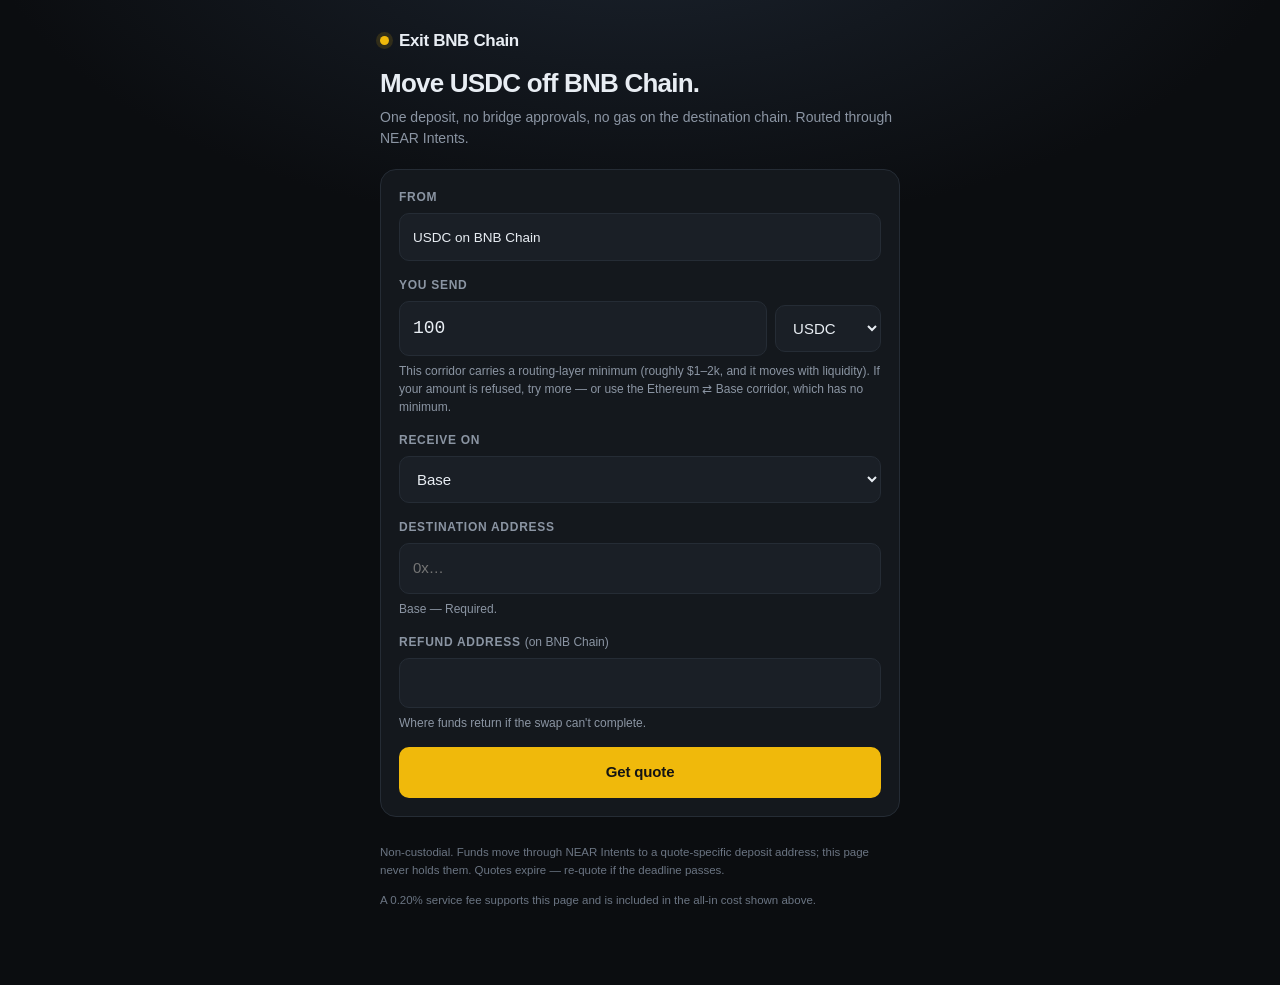
<file: index.html>
<!doctype html>
<html lang="en">
<head>
<meta charset="utf-8">
<meta name="viewport" content="width=device-width,initial-scale=1">
<title>Exit BNB Chain — move USDC off BSC in one deposit</title>
<meta name="description" content="Move USDC or USDT off BNB Smart Chain to Base, Arbitrum, Ethereum or Polygon in a single deposit. Routed through NEAR Intents.">
<link rel="stylesheet" href="wedge.css">
</head>
<body>
<div id="app"></div>
<script>
window.WEDGE_CONFIG = {
  id: "bsc-out",
  brand: "Exit BNB Chain",
  headline: "Move USDC off BNB Chain.",
  sub: "One deposit, no bridge approvals, no gas on the destination chain. Routed through NEAR Intents.",
  referral: "hermes-wedge-bsc",
  feeBps: 20,
  recipient: "0x94f080a1BF54d73d565AF55afDC622bABD62CE77",
  allowOriginSelect: false,
  origins: [{ blockchain: "bsc", label: "BNB Chain" }],
  assets: ["USDC", "USDT"],
  destinations: [
    { blockchain: "base", label: "Base" },
    { blockchain: "arb",  label: "Arbitrum" },
    { blockchain: "eth",  label: "Ethereum" },
    { blockchain: "pol",  label: "Polygon" }
  ],
  minHint: "This corridor carries a routing-layer minimum (roughly $1–2k, and it moves with liquidity). If your amount is refused, try more — or use the Ethereum ⇄ Base corridor, which has no minimum."
};
</script>
<script src="wedge-core.js"></script>
</body>
</html>
</file>
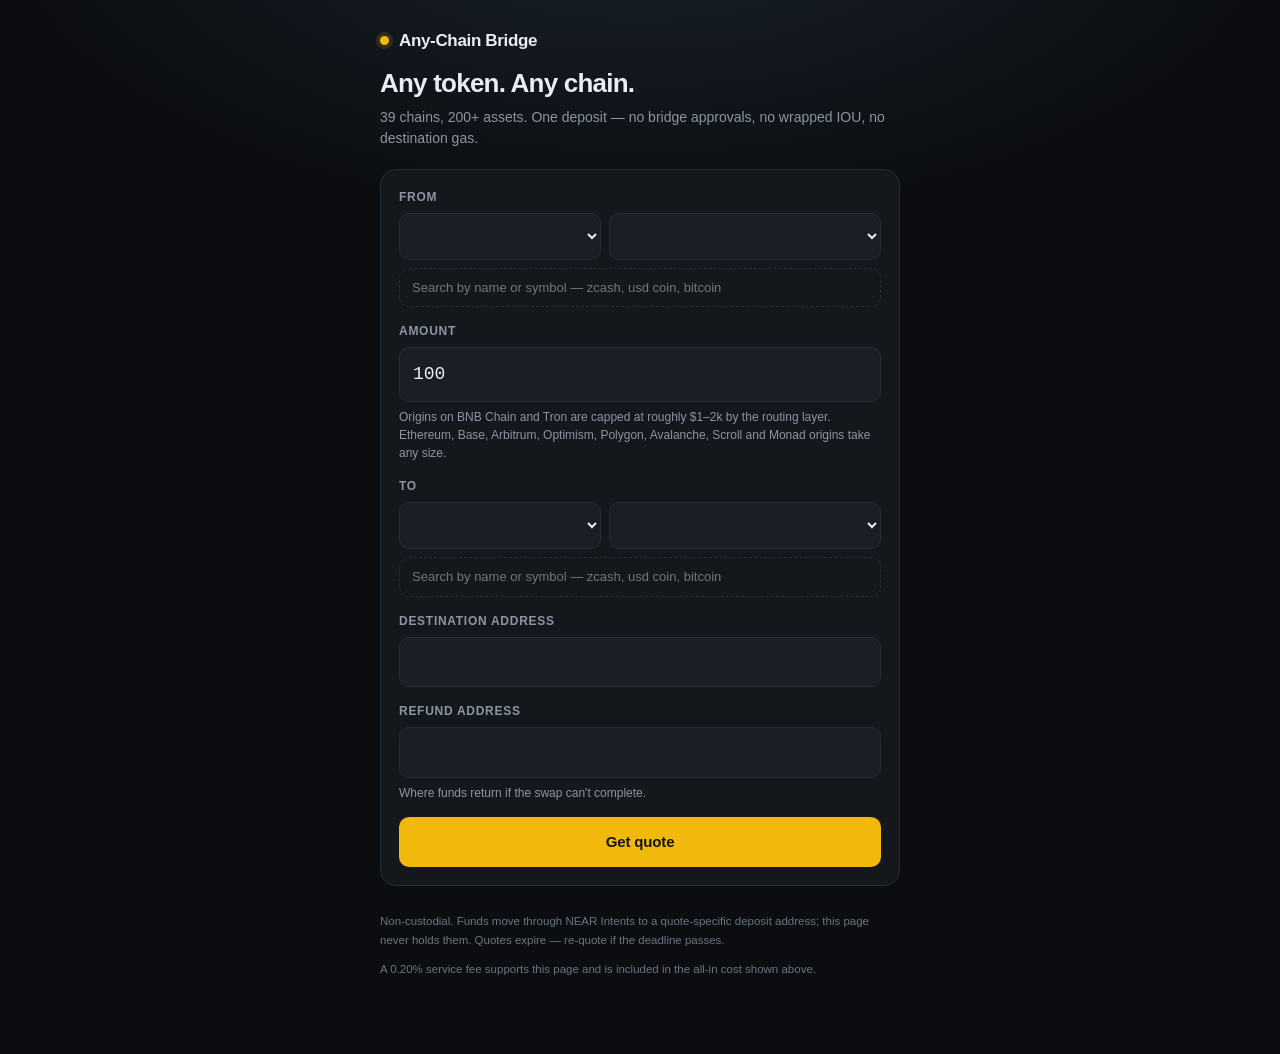
<file: bridge.html>
<!doctype html>
<html lang="en">
<head>
<meta charset="utf-8">
<meta name="viewport" content="width=device-width,initial-scale=1">
<title>Any-Chain Bridge — any token, any chain, one deposit</title>
<meta name="description" content="Convert any token to any token across 39 chains in one deposit. USDT or USDC to native Zcash, Bitcoin to a stablecoin, and everything between. Non-custodial routing through NEAR Intents.">
<link rel="stylesheet" href="wedge.css">
</head>
<body>
<div id="app"></div>
<script>
window.WEDGE_CONFIG = {
  mode: "bridge",
  id: "bridge",
  brand: "Any-Chain Bridge",
  headline: "Any token. Any chain.",
  sub: "39 chains, 200+ assets. One deposit — no bridge approvals, no wrapped IOU, no destination gas.",
  referral: "hermes-wedge-bridge",
  feeBps: 20,
  recipient: "0x94f080a1BF54d73d565AF55afDC622bABD62CE77",
  defaultFrom: "USDC",
  defaultFromChain: "base",
  defaultTo: "ZEC",
  defaultToChain: "zec",
  minHint: "Origins on BNB Chain and Tron are capped at roughly $1–2k by the routing layer. Ethereum, Base, Arbitrum, Optimism, Polygon, Avalanche, Scroll and Monad origins take any size."
};
</script>
<script src="wedge-core.js"></script>
</body>
</html>
</file>
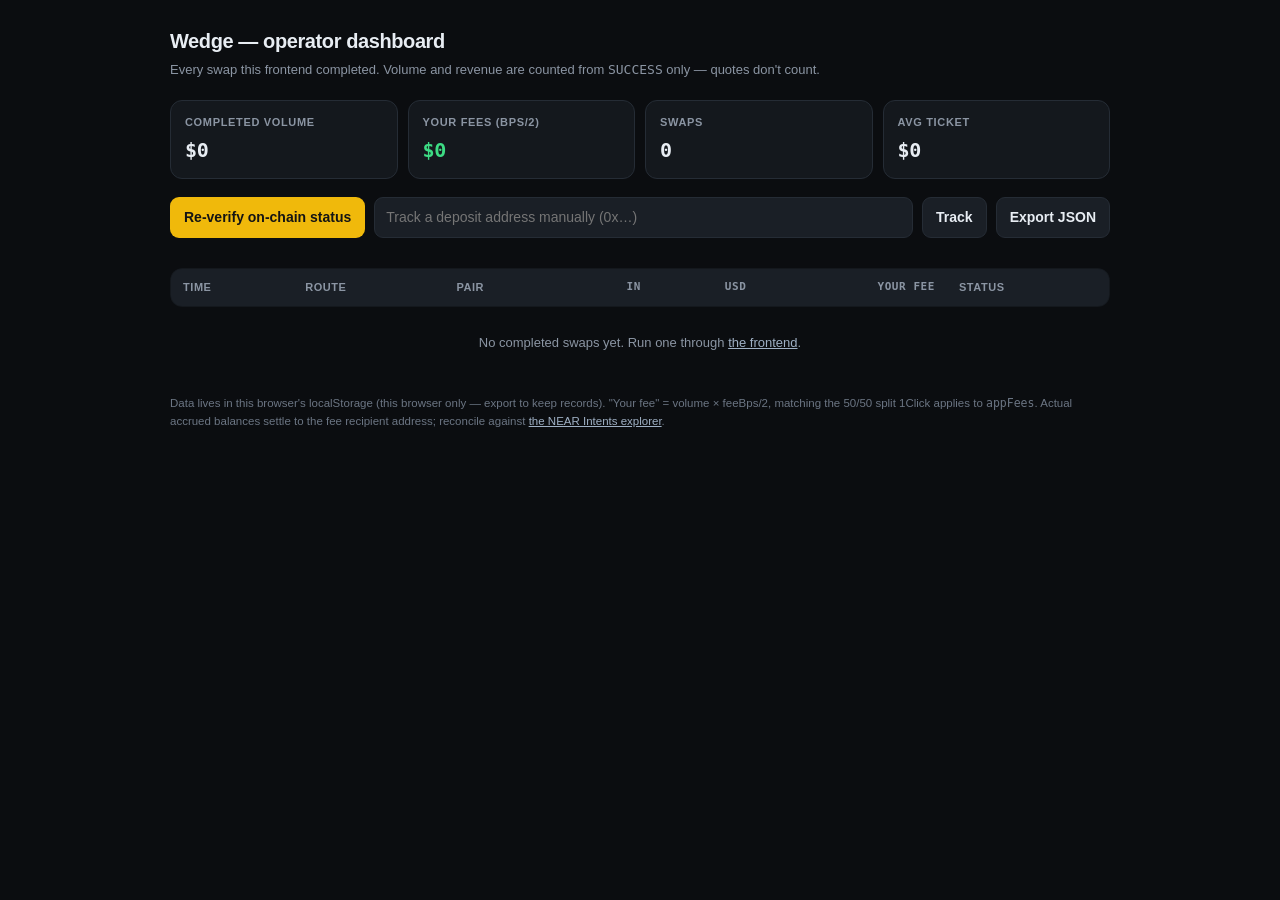
<file: dashboard.html>
<!doctype html>
<html lang="en">
<head>
<meta charset="utf-8">
<meta name="viewport" content="width=device-width,initial-scale=1">
<title>Wedge — operator dashboard</title>
<style>
  :root{
    --bg:#0b0d10; --panel:#14181d; --panel2:#1a1f26; --line:#252c35;
    --fg:#e8edf3; --mute:#8b95a3; --accent:#f0b90b; --ok:#3ddc84; --err:#ff5c5c;
    --mono:ui-monospace,SFMono-Regular,Menlo,Consolas,monospace;
  }
  *{box-sizing:border-box}
  body{margin:0;background:var(--bg);color:var(--fg);
    font:14px/1.5 -apple-system,BlinkMacSystemFont,"Segoe UI",Roboto,Helvetica,Arial,sans-serif;
    padding:26px 16px 60px}
  .wrap{max-width:940px;margin:0 auto}
  h1{font-size:20px;letter-spacing:-.02em;margin:0 0 4px}
  .sub{color:var(--mute);font-size:13px;margin:0 0 20px}
  .grid{display:grid;grid-template-columns:repeat(4,1fr);gap:10px;margin-bottom:18px}
  .kpi{background:var(--panel);border:1px solid var(--line);border-radius:12px;padding:13px 14px}
  .kpi .k{font-size:11px;text-transform:uppercase;letter-spacing:.06em;color:var(--mute);font-weight:600}
  .kpi .v{font-family:var(--mono);font-size:20px;font-weight:600;margin-top:5px;letter-spacing:-.02em}
  .kpi .v.ok{color:var(--ok)}
  .bar{display:flex;gap:9px;margin-bottom:16px;flex-wrap:wrap}
  button{font:inherit;background:var(--panel2);color:var(--fg);border:1px solid var(--line);
    border-radius:9px;padding:9px 13px;cursor:pointer;font-weight:560}
  button:hover{border-color:#3a4553}
  button.primary{background:var(--accent);color:#141414;border-color:transparent;font-weight:680}
  button:disabled{opacity:.5;cursor:not-allowed}
  table{width:100%;border-collapse:collapse;background:var(--panel);border:1px solid var(--line);border-radius:12px;overflow:hidden}
  th,td{text-align:left;padding:10px 12px;font-size:13px;border-bottom:1px solid var(--line);white-space:nowrap}
  th{font-size:11px;text-transform:uppercase;letter-spacing:.05em;color:var(--mute);font-weight:600;background:var(--panel2)}
  td.num,th.num{text-align:right;font-family:var(--mono)}
  tr:last-child td{border-bottom:0}
  .pill{font-size:10.5px;padding:2px 7px;border-radius:20px;background:rgba(61,220,132,.14);color:var(--ok);font-weight:600}
  .pill.bad{background:rgba(255,92,92,.14);color:var(--err)}
  .empty{padding:26px;text-align:center;color:var(--mute);font-size:13px}
  .note{margin-top:16px;font-size:11.5px;color:#6b7583;line-height:1.6}
  .scroll{overflow-x:auto;border-radius:12px}
  input[type=text]{font:inherit;background:var(--panel2);border:1px solid var(--line);border-radius:9px;
    padding:9px 11px;color:var(--fg);min-width:300px;flex:1}
  @media(max-width:760px){.grid{grid-template-columns:repeat(2,1fr)}}
</style>
</head>
<body>
<div class="wrap">
  <h1>Wedge — operator dashboard</h1>
  <p class="sub">Every swap this frontend completed. Volume and revenue are counted from <code>SUCCESS</code> only — quotes don't count.</p>

  <div class="grid">
    <div class="kpi"><div class="k">Completed volume</div><div class="v" id="vol">$0</div></div>
    <div class="kpi"><div class="k">Your fees (bps/2)</div><div class="v ok" id="rev">$0</div></div>
    <div class="kpi"><div class="k">Swaps</div><div class="v" id="cnt">0</div></div>
    <div class="kpi"><div class="k">Avg ticket</div><div class="v" id="avg">$0</div></div>
  </div>

  <div class="bar">
    <button class="primary" id="sync">Re-verify on-chain status</button>
    <input id="addr" type="text" placeholder="Track a deposit address manually (0x…)">
    <button id="add">Track</button>
    <button id="exp">Export JSON</button>
  </div>

  <div class="grid" id="byRoute" style="grid-template-columns:repeat(2,1fr);margin-bottom:14px"></div>

  <div class="scroll">
    <table>
      <thead><tr>
        <th>Time</th><th>Route</th><th>Pair</th><th class="num">In</th><th class="num">USD</th>
        <th class="num">Your fee</th><th>Status</th>
      </tr></thead>
      <tbody id="rows"></tbody>
    </table>
  </div>
  <div class="empty" id="empty">No completed swaps yet. Run one through <a href="index.html" style="color:#9fb0c4">the frontend</a>.</div>

  <p class="note">
    Data lives in this browser's localStorage (this browser only — export to keep records).
    "Your fee" = volume × feeBps/2, matching the 50/50 split 1Click applies to <code>appFees</code>.
    Actual accrued balances settle to the fee recipient address; reconcile against
    <a href="https://explorer.near-intents.org/" target="_blank" rel="noopener" style="color:#9fb0c4">the NEAR Intents explorer</a>.
  </p>
</div>

<script>
const KEY = "wedge_swaps_v1";
const API = "https://1click.chaindefuser.com";
const $ = id => document.getElementById(id);
const money = n => "$" + Number(n || 0).toLocaleString("en-US", { maximumFractionDigits: 0 });

function load() { try { return JSON.parse(localStorage.getItem(KEY) || "[]"); } catch (_) { return []; } }
function save(rows) { try { localStorage.setItem(KEY, JSON.stringify(rows.slice(-2000))); } catch (_) {} }

function render() {
  const rows = load().slice().sort((a, b) => b.ts - a.ts);
  const done = rows.filter(r => r.status === "SUCCESS");
  const vol = done.reduce((s, r) => s + (Number(r.amountInUsd) || 0), 0);
  const rev = done.reduce((s, r) => s + (Number(r.amountInUsd) || 0) * ((r.ourBps || 0) / 10000), 0);

  $("vol").textContent = money(vol);
  $("rev").textContent = money(rev);
  $("cnt").textContent = done.length;
  $("avg").textContent = done.length ? money(vol / done.length) : "$0";

  // per-route comparison — the A/B read
  const byRoute = done.reduce((m, r) => {
    const k = r.route || "bsc-out";
    m[k] = m[k] || { n: 0, vol: 0, rev: 0 };
    m[k].n++; m[k].vol += Number(r.amountInUsd) || 0;
    m[k].rev += (Number(r.amountInUsd) || 0) * ((r.ourBps || 0) / 10000);
    return m;
  }, {});
  const keys = Object.keys(byRoute);
  $("byRoute").innerHTML = keys.length ? keys.map(k => `
    <div class="kpi">
      <div class="k">${k} · ${byRoute[k].n} swap${byRoute[k].n === 1 ? "" : "s"}</div>
      <div class="v">${money(byRoute[k].vol)}</div>
      <div class="k" style="margin-top:6px;text-transform:none;letter-spacing:0">${money(byRoute[k].rev)} fees · avg ticket ${money(byRoute[k].n ? byRoute[k].vol / byRoute[k].n : 0)}</div>
    </div>`).join("") : "";

  const tb = $("rows");
  tb.innerHTML = "";
  $("empty").style.display = rows.length ? "none" : "block";

  rows.forEach(r => {
    const tr = document.createElement("tr");
    const fee = (Number(r.amountInUsd) || 0) * ((r.ourBps || 0) / 10000);
    tr.innerHTML = `
      <td>${new Date(r.ts).toLocaleString("en-US", { month: "short", day: "numeric", hour: "2-digit", minute: "2-digit" })}</td>
      <td>${r.route || "bsc-out"}</td>
      <td>${r.asset || "—"}</td>
      <td class="num">${r.amountIn ?? "—"}</td>
      <td class="num">${r.amountInUsd ? money(r.amountInUsd) : "—"}</td>
      <td class="num">${fee ? "$" + fee.toFixed(2) : "—"}</td>
      <td><span class="pill ${r.status === "SUCCESS" ? "" : "bad"}">${r.status}</span></td>`;
    tb.appendChild(tr);
  });
}

$("sync").addEventListener("click", async () => {
  const btn = $("sync");
  btn.disabled = true; btn.textContent = "Checking…";
  const rows = load();
  let changed = 0;
  for (const r of rows) {
    if (!r.depositAddress) continue;
    try {
      const d = await (await fetch(`${API}/v0/status?depositAddress=${encodeURIComponent(r.depositAddress)}`)).json();
      const s = d.swapDetails || {};
      if (d.status) {
        if (r.status !== d.status) changed++;
        r.status = d.status;
      }
      if (s.amountInFormatted) r.amountIn = s.amountInFormatted;
      if (s.amountInUsd) r.amountInUsd = s.amountInUsd;
      if (s.amountOutFormatted) r.amountOut = s.amountOutFormatted;
    } catch (_) { /* skip */ }
  }
  save(rows); render();
  btn.disabled = false; btn.textContent = changed ? `Updated ${changed} — re-verify` : "Re-verify on-chain status";
});

$("add").addEventListener("click", async () => {
  const a = $("addr").value.trim();
  if (!a) return;
  const rows = load();
  if (rows.some(r => r.depositAddress === a)) { $("addr").value = ""; return; }
  try {
    const d = await (await fetch(`${API}/v0/status?depositAddress=${encodeURIComponent(a)}`)).json();
    const s = d.swapDetails || {};
    const qr = d.quoteResponse?.quoteRequest || {};
    rows.push({
      ts: Date.parse(d.quoteResponse?.timestamp) || Date.now(),
      depositAddress: a,
      amountIn: s.amountInFormatted || null,
      amountInUsd: s.amountInUsd || null,
      amountOut: s.amountOutFormatted || null,
      route: qr.referral || "manual",
      asset: qr.originAsset ? `${(qr.originAsset || "").split(":").pop().slice(0, 10)}→${(qr.destinationAsset || "").split(":").pop().slice(0, 10)}` : "tracked",
      feeBps: qr.appFees?.reduce((x, f) => x + (f.fee || 0), 0) || 0,
      ourBps: qr.appFees?.[0]?.fee || 0,
      status: d.status || "UNKNOWN"
    });
    save(rows); render(); $("addr").value = "";
  } catch (_) { alert("Could not look up that deposit address."); }
});

$("exp").addEventListener("click", () => {
  const blob = new Blob([JSON.stringify(load(), null, 2)], { type: "application/json" });
  const a = document.createElement("a");
  a.href = URL.createObjectURL(blob);
  a.download = `wedge-swaps-${new Date().toISOString().slice(0, 10)}.json`;
  a.click();
});

render();
</script>
</body>
</html>
</file>
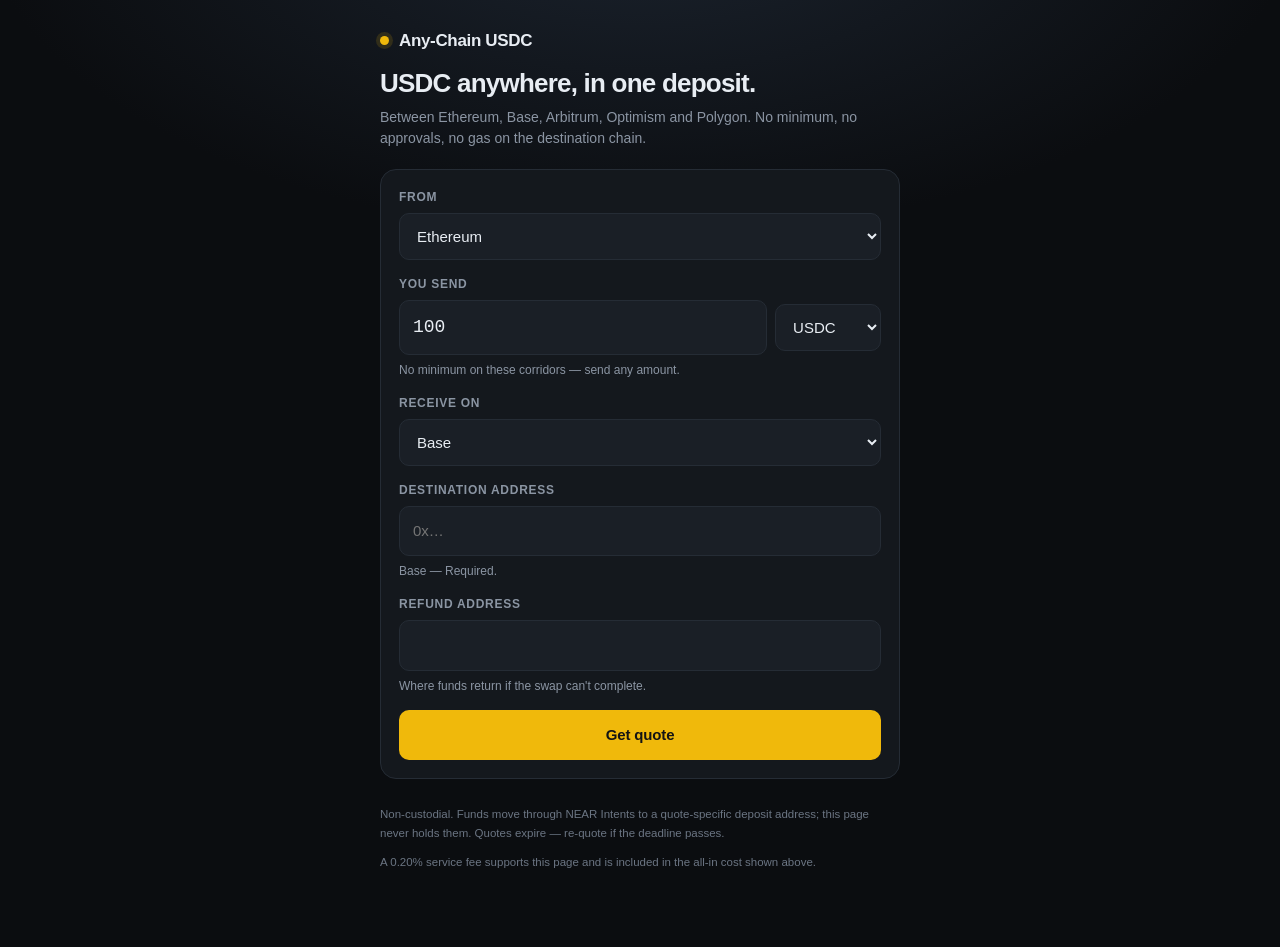
<file: l2.html>
<!doctype html>
<html lang="en">
<head>
<meta charset="utf-8">
<meta name="viewport" content="width=device-width,initial-scale=1">
<title>Any-Chain USDC — move USDC between Ethereum, Base, Arbitrum and more</title>
<meta name="description" content="Move USDC between Ethereum, Base, Arbitrum, Optimism and Polygon in one deposit. No minimum, no bridge approvals, no destination gas. Routed through NEAR Intents.">
<link rel="stylesheet" href="wedge.css">
</head>
<body>
<div id="app"></div>
<script>
window.WEDGE_CONFIG = {
  id: "any-chain",
  brand: "Any-Chain USDC",
  headline: "USDC anywhere, in one deposit.",
  sub: "Between Ethereum, Base, Arbitrum, Optimism and Polygon. No minimum, no approvals, no gas on the destination chain.",
  referral: "hermes-wedge-l2",
  feeBps: 20,
  recipient: "0x94f080a1BF54d73d565AF55afDC622bABD62CE77",
  allowOriginSelect: true,
  origins: [
    { blockchain: "eth",  label: "Ethereum" },
    { blockchain: "base", label: "Base" },
    { blockchain: "arb",  label: "Arbitrum" },
    { blockchain: "op",   label: "Optimism" },
    { blockchain: "pol",  label: "Polygon" }
  ],
  assets: ["USDC", "USDT"],
  destinations: [
    { blockchain: "base", label: "Base" },
    { blockchain: "arb",  label: "Arbitrum" },
    { blockchain: "eth",  label: "Ethereum" },
    { blockchain: "op",   label: "Optimism" },
    { blockchain: "pol",  label: "Polygon" }
  ],
  minHint: "No minimum on these corridors — send any amount."
};
</script>
<script src="wedge-core.js"></script>
</body>
</html>
</file>
<file: wedge.css>
:root{
  --bg:#0b0d10; --panel:#14181d; --panel2:#1a1f26; --line:#252c35;
  --fg:#e8edf3; --mute:#8b95a3; --accent:#f0b90b; --ok:#3ddc84; --err:#ff5c5c;
  --mono:ui-monospace,SFMono-Regular,Menlo,Consolas,monospace;
}
*{box-sizing:border-box}
html,body{margin:0;padding:0}
body{
  background:radial-gradient(1200px 600px at 50% -10%,#1b232e 0%,var(--bg) 55%);
  color:var(--fg);font:15px/1.5 -apple-system,BlinkMacSystemFont,"Segoe UI",Roboto,Helvetica,Arial,sans-serif;
  min-height:100vh;padding:28px 16px 64px;display:flex;flex-direction:column;align-items:center;
}
.wrap{width:100%;max-width:520px}
header{margin-bottom:20px}
.brand{display:flex;align-items:center;gap:10px;font-weight:650;letter-spacing:-.02em;font-size:17px}
.dot{width:9px;height:9px;border-radius:50%;background:var(--accent);box-shadow:0 0 0 4px rgba(240,185,11,.14)}
h1{font-size:26px;line-height:1.2;letter-spacing:-.03em;margin:14px 0 8px;font-weight:680}
.sub{color:var(--mute);font-size:14px;margin:0}
.card{background:var(--panel);border:1px solid var(--line);border-radius:16px;padding:18px;margin-top:18px}
label{display:block;font-size:12px;text-transform:uppercase;letter-spacing:.06em;color:var(--mute);margin-bottom:7px;font-weight:600}
label .opt{text-transform:none;letter-spacing:0;font-weight:400}
.row{display:flex;gap:10px}
.row>*{min-width:0}
input,select,button{font:inherit;color:var(--fg)}
input,select{
  width:100%;background:var(--panel2);border:1px solid var(--line);border-radius:10px;
  padding:13px;outline:none;transition:border-color .15s
}
input:focus,select:focus{border-color:#3a4553}
input[type=number]{font-family:var(--mono);font-size:18px}
.field{margin-bottom:15px}
.hint{font-size:12px;color:var(--mute);margin-top:6px}
button{
  width:100%;background:var(--accent);color:#141414;border:0;border-radius:10px;padding:14px;
  font-weight:680;cursor:pointer;letter-spacing:-.01em;transition:filter .15s,opacity .15s
}
button:hover:not(:disabled){filter:brightness(1.07)}
button:disabled{opacity:.5;cursor:not-allowed}
button.ghost{background:transparent;color:var(--fg);border:1px solid var(--line);font-weight:560}
.amt-line{display:flex;align-items:center;gap:8px}
.quote{display:none;margin-top:16px;border-top:1px solid var(--line);padding-top:16px}
.quote.on{display:block}
.big{display:flex;justify-content:space-between;align-items:baseline;gap:12px;margin-bottom:12px}
.big .v{font-family:var(--mono);font-size:22px;font-weight:600;letter-spacing:-.02em}
.big .k{font-size:12px;color:var(--mute);text-transform:uppercase;letter-spacing:.06em}
.kv{display:flex;justify-content:space-between;gap:12px;padding:6px 0;font-size:13.5px}
.kv .k{color:var(--mute)}
.kv .v{font-family:var(--mono)}
.box{background:var(--panel2);border:1px solid var(--line);border-radius:10px;padding:13px;margin-top:12px}
.addr{font-family:var(--mono);font-size:12.5px;word-break:break-all;line-height:1.45}
.copy{margin-top:10px;width:auto;padding:8px 15px;font-size:13px}
.status{margin-top:14px;font-size:13.5px;display:flex;align-items:center;gap:9px}
.spin{width:13px;height:13px;border:2px solid var(--line);border-top-color:var(--accent);border-radius:50%;animation:sp .8s linear infinite;flex:0 0 auto}
@keyframes sp{to{transform:rotate(360deg)}}
.pill{font-size:11px;padding:3px 8px;border-radius:20px;background:rgba(139,149,163,.14);color:var(--mute);font-weight:600}
.pill.ok{background:rgba(61,220,132,.14);color:var(--ok)}
.pill.bad{background:rgba(255,92,92,.14);color:var(--err)}
footer{margin-top:26px;font-size:11.5px;color:#6b7583;line-height:1.6}
a{color:#9fb0c4}
.steps{counter-reset:s;list-style:none;padding:0;margin:12px 0 0}
.steps li{counter-increment:s;position:relative;padding-left:26px;margin-bottom:9px;font-size:13.5px;color:#c3ccd8}
.steps li:before{
  content:counter(s);position:absolute;left:0;top:0;width:17px;height:17px;border-radius:50%;
  background:var(--panel2);border:1px solid var(--line);font-size:10.5px;
  display:flex;align-items:center;justify-content:center;color:var(--mute)
}
.hidden{display:none!important}
.errbox{margin-top:12px;background:rgba(255,92,92,.09);border:1px solid rgba(255,92,92,.3);color:#ffb3b3;border-radius:10px;padding:11px 13px;font-size:13px}
@media (max-width:420px){ h1{font-size:22px} }

/* stat bar */
.statbar{display:inline-flex;align-items:center;gap:8px;margin-top:14px;padding:7px 12px;border-radius:20px;
  background:rgba(61,220,132,.08);border:1px solid rgba(61,220,132,.22);font-size:12.5px;color:#c3ccd8}
.statbar strong{color:var(--ok);font-family:var(--mono);font-weight:600}
.statdot{width:6px;height:6px;border-radius:50%;background:var(--ok);flex:0 0 auto}
.statbar[hidden]{display:none}

/* chain + token pickers */
.pickrow{display:flex;gap:8px}
.pickrow select:first-child{flex:0 0 42%;min-width:0}
.pickrow select:last-child{flex:1 1 auto;min-width:0}
input.search{margin-top:8px;padding:9px 12px;font-size:13px;background:transparent;border-style:dashed}
input.search:focus{border-style:solid}
@media (max-width:420px){ .pickrow{flex-direction:column} .pickrow select:first-child{flex:1 1 auto} }
</file>
